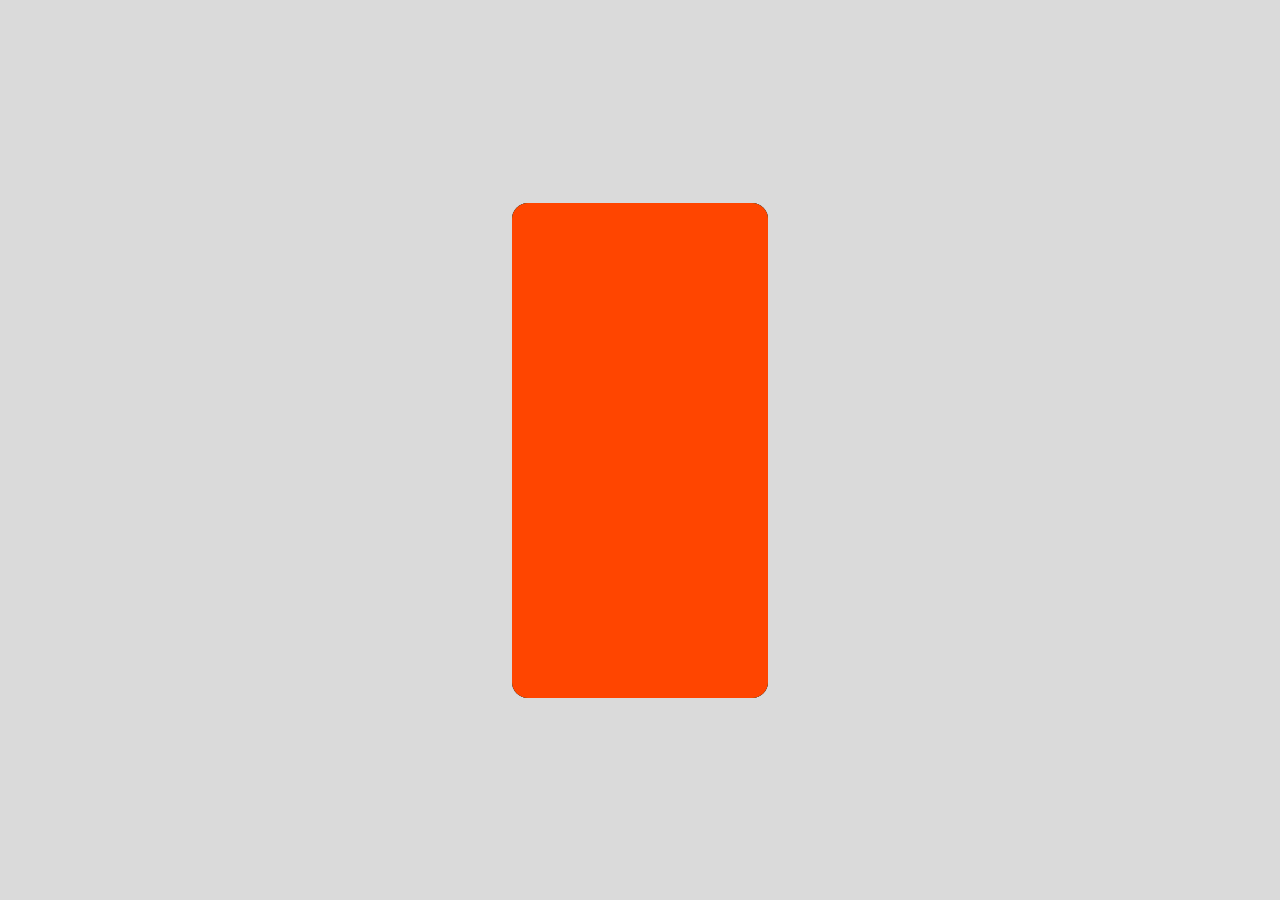
<file: cardHoverEffect/index.html>
<!DOCTYPE html>
<html lang="en">
  <head>
    <meta charset="UTF-8" />
    <meta name="viewport" content="width=device-width, initial-scale=1.0" />
    <title>Card Effect</title>
    <link rel="stylesheet" href="style.css" />
  </head>
  <body>
    <div class="container">
      <div class="card-container">
        <div class="card card-1">
          <div class="small-card small-card-1"></div>
        </div>
        <div class="card card-2">
          <div class="small-card small-card-2"></div>
        </div>
        <div class="card card-3">
          <div class="small-card small-card-3"></div>
        </div>
        <div class="card card-4">
          <div class="small-card small-card-4"></div>
        </div>
      </div>
    </div>
  </body>
</html>
</file>
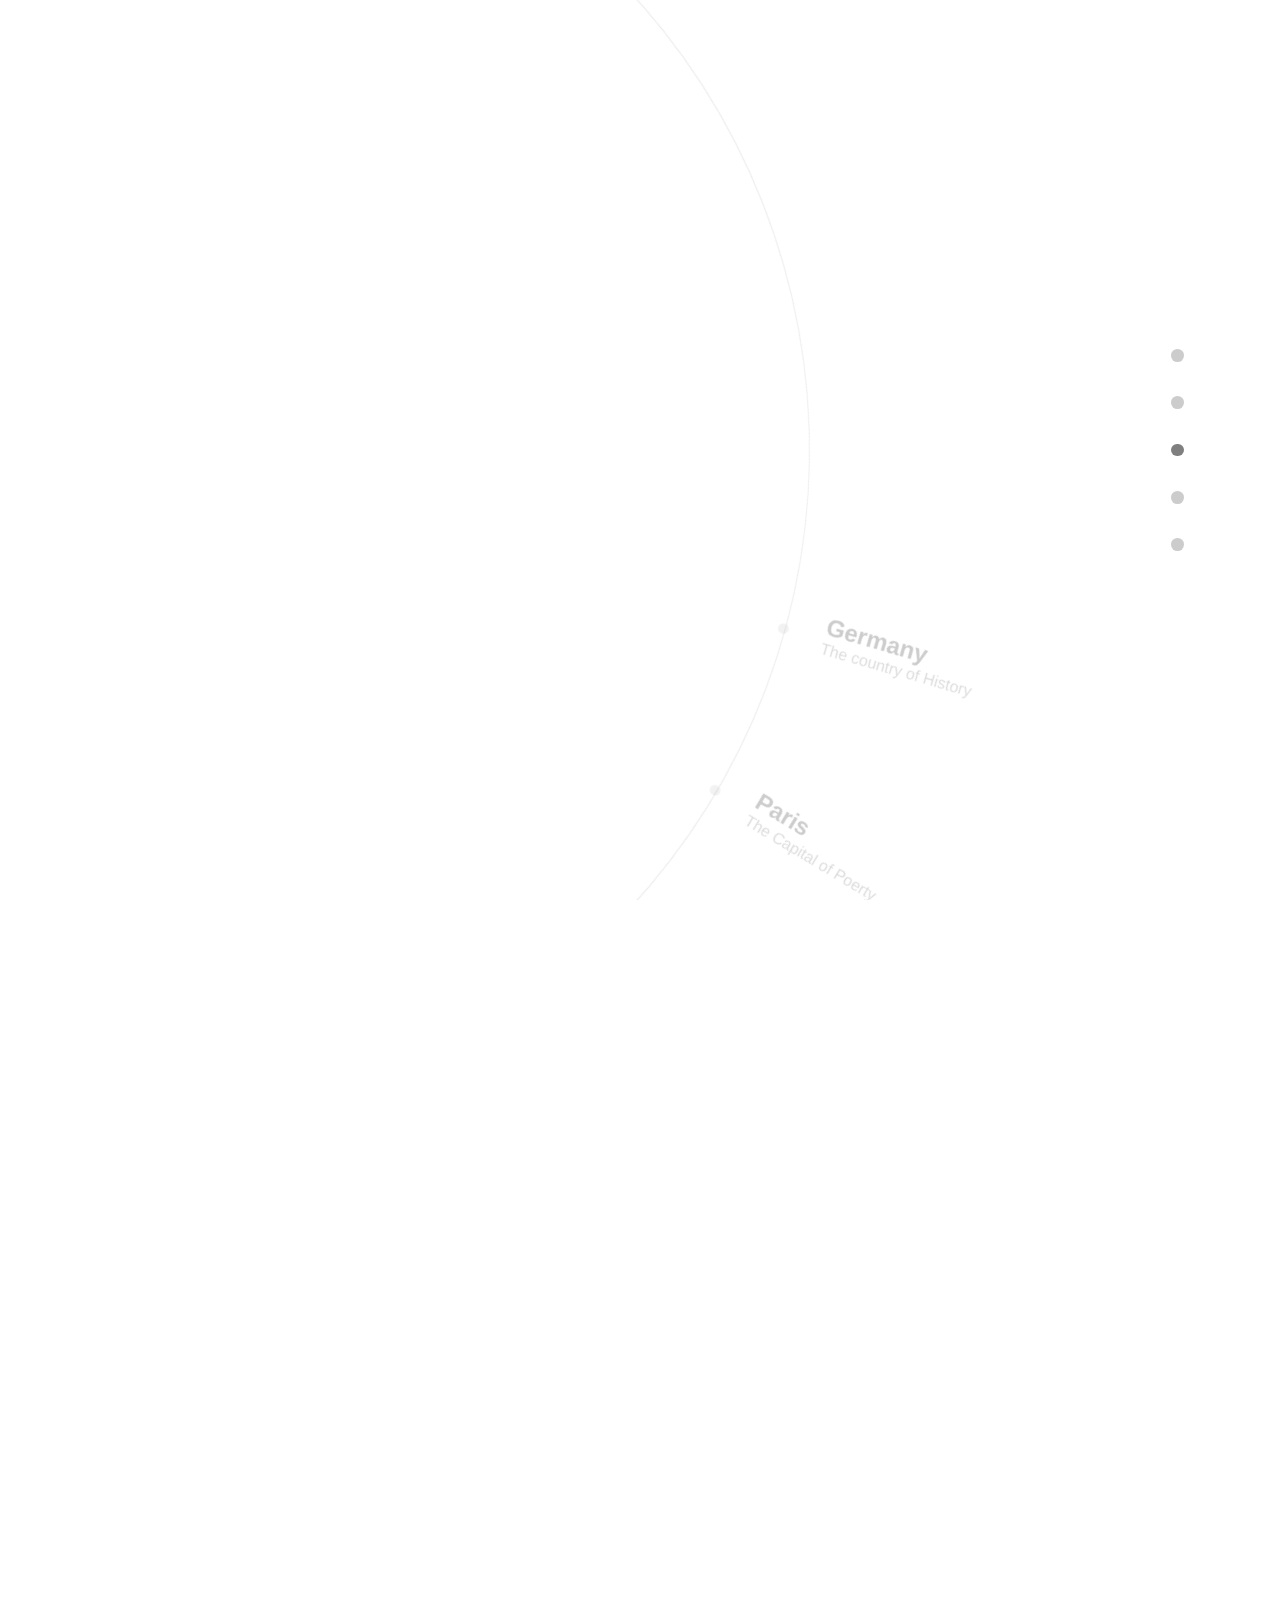
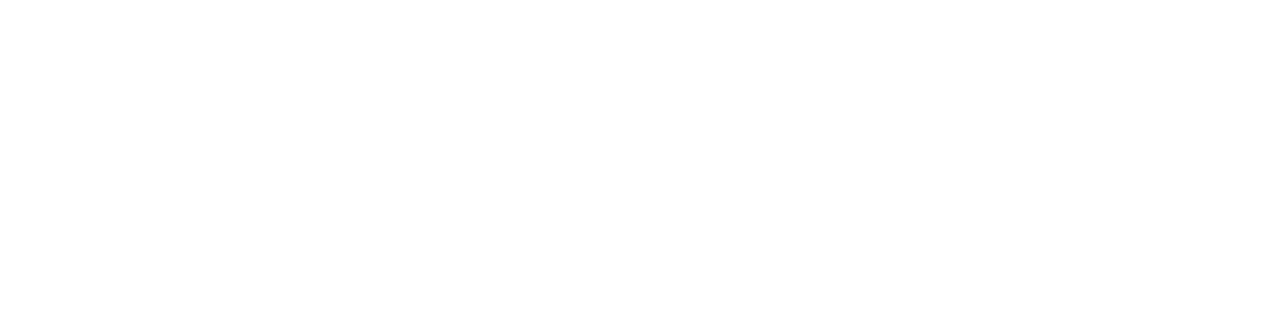
<file: circleNavigationBar/index.html>
<!DOCTYPE html>
<html lang="en">
  <head>
    <meta charset="UTF-8" />
    <meta name="viewport" content="width=device-width, initial-scale=1.0" />
    <title>Circle Navigation Bar</title>
    <link rel="stylesheet" href="style.css" />
  </head>
  <body>
    <div class="panel">
      <div class="scroll-circle"></div>
      <div class="scroll-circle"></div>
      <div class="scroll-circle"></div>
      <div class="scroll-circle"></div>
      <div class="scroll-circle"></div>
    </div>

    <div class="circle">
      <div class="stripe strp-1">
        <div class="stripe-start"></div>
        <div class="stripe-end">
          <h2>Germany</h2>
          <h4>The country of History</h4>
        </div>
      </div>
      <div class="stripe strp-2">
        <div class="stripe-start"></div>
        <div class="stripe-end">
          <h2>Paris</h2>
          <h4>The Capital of Poerty</h4>
        </div>
      </div>
      <div class="stripe strp-3">
        <div class="stripe-start"></div>
        <div class="stripe-end">
          <h2>Italy</h2>
          <h4>The Capital ofLlakes</h4>
        </div>
      </div>
      <div class="stripe strp-4">
        <div class="stripe-start"></div>
        <div class="stripe-end">
          <h2>Istangbul</h2>
          <h4>The Capital of Cats</h4>
        </div>
      </div>
      <div class="stripe strp-5">
        <div class="stripe-start"></div>
        <div class="stripe-end">
          <h2>China</h2>
          <h4>The Capital of Hills</h4>
        </div>
      </div>
    </div>

    <script
      src="https://cdnjs.cloudflare.com/ajax/libs/gsap/3.12.5/gsap.min.js"
      integrity="sha512-7eHRwcbYkK4d9g/6tD/mhkf++eoTHwpNM9woBxtPUBWm67zeAfFC+HrdoE2GanKeocly/VxeLvIqwvCdk7qScg=="
      crossorigin="anonymous"
      referrerpolicy="no-referrer"
    ></script>
    <script src="app.js"></script>
  </body>
</html>
</file>
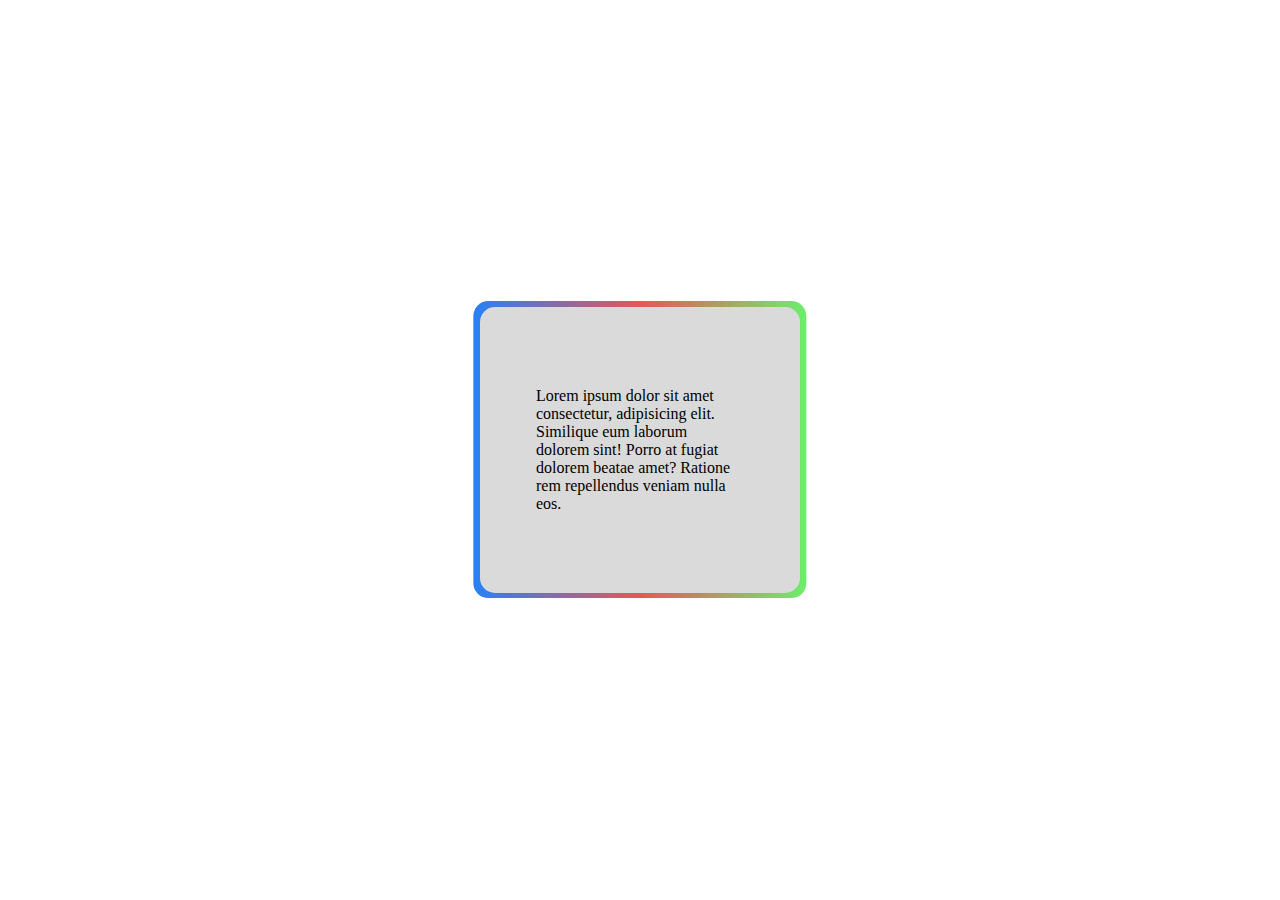
<file: cssGradient/index.html>
<!DOCTYPE html>
<html lang="en">
  <head>
    <meta charset="UTF-8" />
    <meta name="viewport" content="width=device-width, initial-scale=1.0" />
    <title>CSS GRADIENTS</title>
    <link rel="stylesheet" href="style.css" />
  </head>
  <body>
    <p>
      Lorem ipsum dolor sit amet consectetur, adipisicing elit. Similique eum
      laborum dolorem sint! Porro at fugiat dolorem beatae amet? Ratione rem
      repellendus veniam nulla eos.
    </p>
  </body>
</html>
</file>
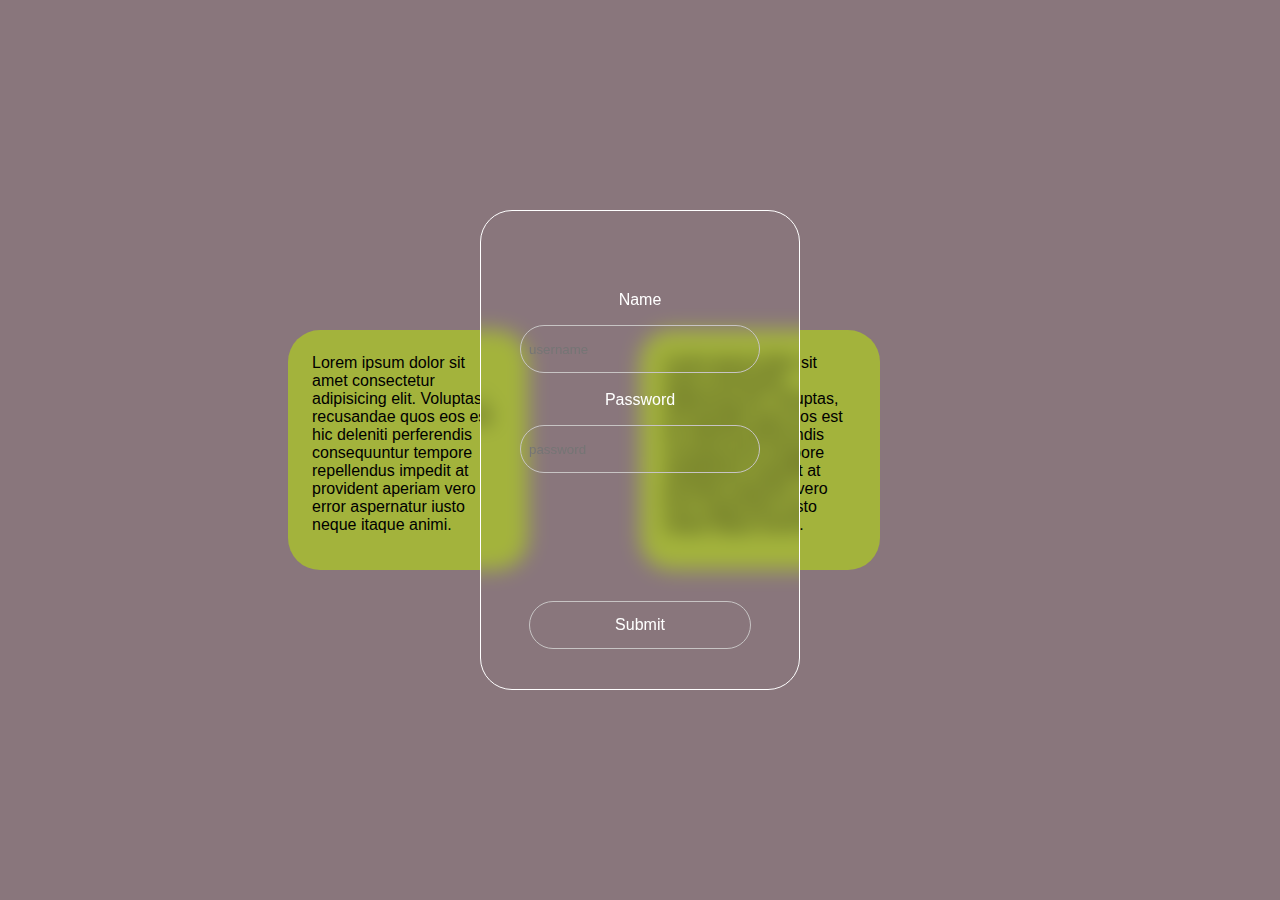
<file: glassBg/index.html>
<!DOCTYPE html>
<html lang="en">
  <head>
    <meta charset="UTF-8" />
    <meta name="viewport" content="width=device-width, initial-scale=1.0" />
    <title>Glass BackGround</title>
    <link rel="stylesheet" href="style.css" />
  </head>
  <body>
    <div class="shape shape-1">
      <p>
        Lorem ipsum dolor sit amet consectetur adipisicing elit. Voluptas,
        recusandae quos eos est hic deleniti perferendis consequuntur tempore
        repellendus impedit at provident aperiam vero error aspernatur iusto
        neque itaque animi.
      </p>
    </div>
    <div class="shape shape-2">
      <p>
        Lorem ipsum dolor sit amet consectetur adipisicing elit. Voluptas,
        recusandae quos eos est hic deleniti perferendis consequuntur tempore
        repellendus impedit at provident aperiam vero error aspernatur iusto
        neque itaque animi.
      </p>
    </div>

    <div class="glass">
      <form action="server://">
        <label for="user-input">Name</label>
        <input type="text" placeholder="username" id="user-input" />
        <br />

        <label for="user-pswd">Password</label>
        <input type="password" placeholder="password" />

        <button type="submit">Submit</button>
      </form>
    </div>
  </body>
</html>
</file>
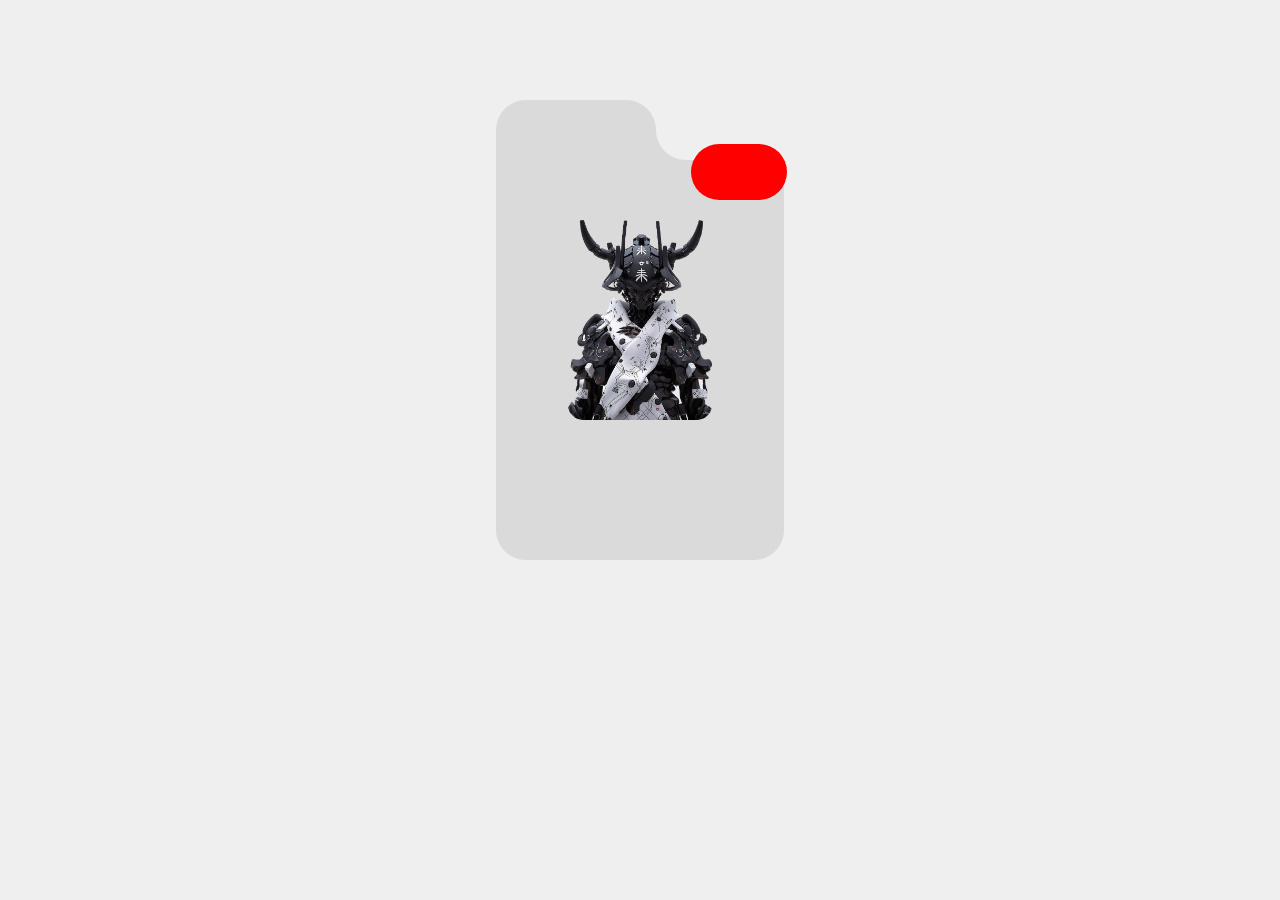
<file: new-boreder/index.html>
<!DOCTYPE html>
<html lang="en">
  <head>
    <meta charset="UTF-8" />
    <meta name="viewport" content="width=device-width, initial-scale=1.0" />
    <title>Card project</title>
    <link rel="stylesheet" href="style.css" />
  </head>
  <body>
    <div class="card">
      <img src="./images/model.png" alt="" />
      <div class="card-info"></div>
    </div>

    <div class="offer-status"></div>
  </body>
</html>
</file>
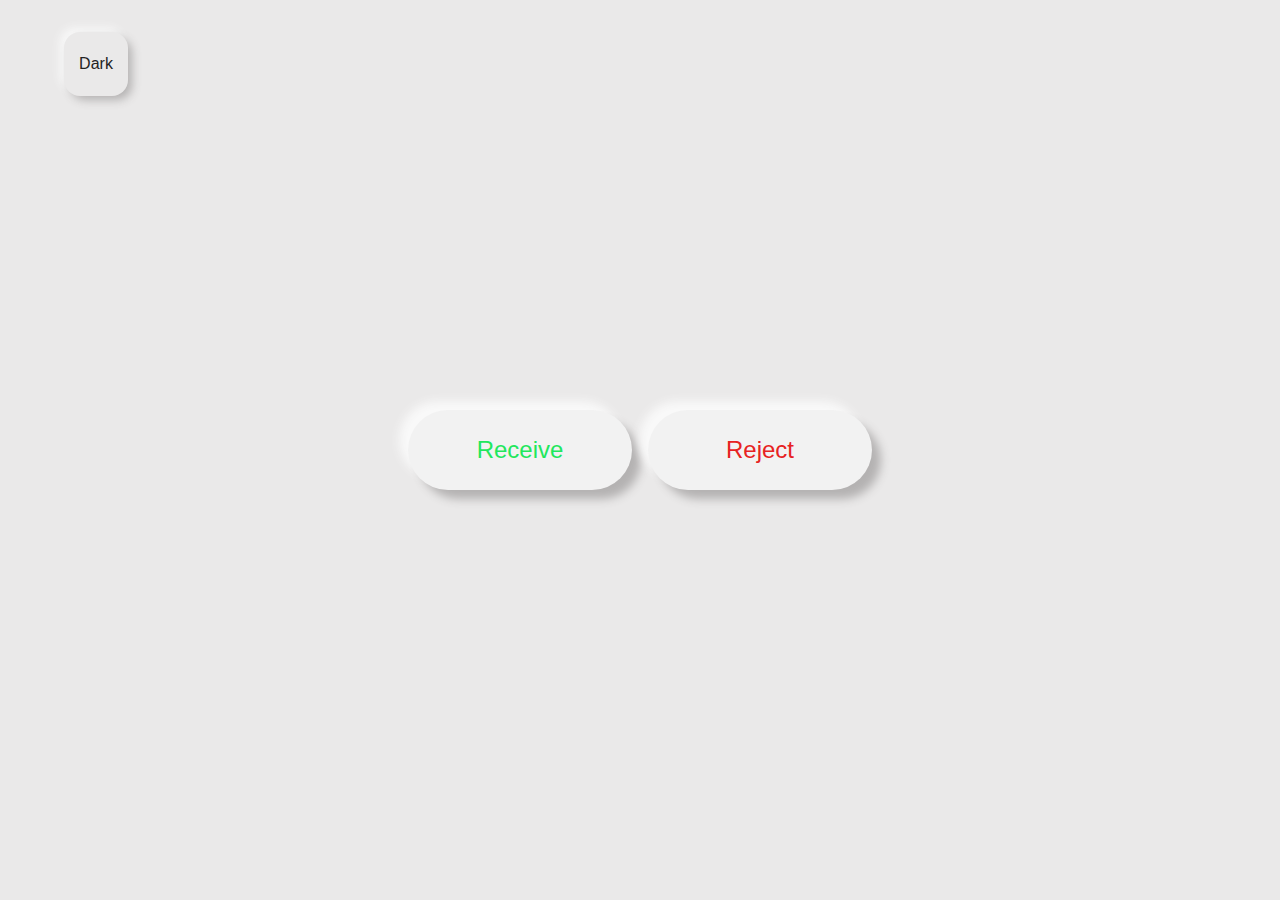
<file: new-morphisum/index.html>
<!DOCTYPE html>
<html lang="en">
  <head>
    <meta charset="UTF-8" />
    <meta name="viewport" content="width=device-width, initial-scale=1.0" />
    <title>CSS Morfizam</title>
    <link rel="stylesheet" href="style.css" />
  </head>
  <body>
    <div class="container">
      <button class="btn-1">Receive</button>
      <button class="btn-2">Reject</button>
    </div>

    <button class="toogle-btn">Dark</button>

    <script>
      let toogleBtn = document.querySelector(".toogle-btn");
      let body = document.querySelector("body");
      toogleBtn.addEventListener("click", function () {
        body.classList.toggle("dark-mode");
        // change toogle button text to light whe we are in lght mode
        if (body.classList.contains("dark-mode")) {
          toogleBtn.innerHTML = "Light";
        } else {
          toogleBtn.innerHTML = "Dark";
        }
      });
    </script>
  </body>
</html>
</file>
<file: cardHoverEffect/style.css>
* {
  padding: 0;
  margin: 0;
  box-sizing: border-box;
}

.container {
  height: 100vh;
  width: 100vw;
  background-color: #dadada;
  display: flex;
  align-items: center;
  justify-content: center;
  overflow: hidden;
}

.card-container {
  height: 55%;
  width: 20%;
  position: relative;
}

.card {
  height: 100%;
  width: 100%;
  background-color: palevioletred;
  position: absolute;
  border-radius: 1rem;
  transition: transform 0.2s ease-in 0.2s;
  transform-origin: 50% 100%;
}

.card-container:hover .card-1 {
  transform: rotate(-20deg);
}

.card-container:hover .card-2 {
  transform: rotate(-10deg);
}

.card-container:hover .card-3 {
  transform: rotate(5deg);
}

.card-container:hover .card-4 {
  transform: rotate(20deg);
}

.card-1 {
  background-color: hotpink;
}

.card-2 {
  background-color: mediumblue;
}

.card-3 {
  background-color: green;
}

.card-4 {
  background-color: orangered;
}

.small-card {
  height: 30%;
  width: 30%;
  background-color: aqua;
  border-radius: 10%;
  position: absolute;
  left: 50%;
  top: 50%;
  transform: translate(-50%, -50%);
  z-index: -1;
  transition: transform 0.5s ease-in 0.2s;
}

.small-card-1 {
  transform: rotate(-20deg);
  top: -40%;
  left: -30%;
}

.small-card-2 {
  transform: rotate(-15deg);
  top: -40%;
  left: 10%;
}

.small-card-3 {
  transform: rotate(5deg);
  top: -40%;
  right: -10%;
}

.small-card-4 {
  transform: rotate(15deg);
  top: -40%;
  left: 100%;
}
</file>
<file: circleNavigationBar/style.css>
* {
  padding: 0;
  margin: 0;
  box-sizing: border-box;
  font-family: Arial, Helvetica, sans-serif;
}

html,
body {
  height: 100%;
  width: 100%;
  overflow: hidden;
  background-color: #fff;
}

.circle {
  /* background-color: #ebe9e9; */
  height: 150vh;
  width: 150vh;
  border-radius: 50%;
  position: relative;
  top: 50%;
  left: -60vh;
  transform: translate(0, -50%);
  display: flex;
  justify-content: center;
  align-items: center;
  border: 1px solid #ebe9e9;
}

.stripe {
  height: 70px;
  width: 100%;
  position: absolute;
  top: 50%;
  left: 50%;
  transform: translate(0%, -50%);
  transform-origin: 0% 50%;
  display: flex;
}

.strp-1 {
  transform: translate(0%, -50%) rotate(-30deg);
  opacity: 1;
}

.strp-2 {
  transform: translate(0%, -50%) rotate(-15deg);
}

.strp-4 {
  transform: translate(0%, -50%) rotate(15deg);
}

.strp-5 {
  transform: translate(0%, -50%) rotate(30deg);
}

.stripe-start {
  height: 100%;
  width: 50%;
}

.stripe-end {
  height: 100%;
  width: 50%;
  padding-left: 40px;
  /* background-color: blueviolet; */
  position: relative;
  opacity: 0.2;
}

.strp-3 .stripe-end {
  opacity: 1;
}

.stripe-end::before {
  content: "";
  height: 0.8vw;
  width: 0.8vw;
  background-color: #7777;
  position: absolute;
  left: -1%;
  top: 40%;
  transform: translate(0, -50%);
  border-radius: 50%;
}

h4 {
  font-size: 1rem;
  font-weight: 500;
  opacity: 0.7;
}

.panel {
  width: 10vw;
  height: 30vh;
  position: absolute;
  right: 3%;
  top: 50%;
  transform: translate(0, -50%);
  display: flex;
  flex-direction: column;
  align-items: center;
  justify-content: space-evenly;
}

.panel .scroll-circle {
  height: 1vw;
  width: 1vw;
  background-color: #000;
  border-radius: 50%;
  opacity: 0.2;
  cursor: pointer;
}
</file>
<file: cssGradient/style.css>
* {
  margin: 0;
  padding: 0;
  box-sizing: border-box;
}

html,
body {
  height: 100%;
  width: 100%;
  display: flex;
  justify-content: center;
  align-items: center;
}

p {
  padding: 5rem 3.5rem;
  width: 25%;
  position: relative;
  background-color: #dadada;
  /* z-index: 2; */
  border-radius: 15px;
}

p::before {
  content: "";
  width: 104%;
  height: 104%;
  background: linear-gradient(to right, #2681f8, #e85656 50%, #6cee6c);
  position: absolute;
  top: 0;
  left: 0;
  transform: translate(-2%, -2%);
  z-index: -5;
  border-radius: 15px;
}

p:hover {
  background: linear-gradient(to right, #2681f8, #e85656, #6cee6c);
  color: #fff;
}
</file>
<file: glassBg/style.css>
* {
  margin: 0;
  padding: 0;
  box-sizing: border-box;
  font-family: Arial, Helvetica, sans-serif;
  color: #fff;
}

html,
body {
  height: 100%;
  width: 100%;
  display: flex;
  justify-content: center;
  align-items: center;
  background-color: rgb(137, 118, 124);
}

.shape {
  height: 15rem;
  width: 15rem;
  background-color: rgb(163, 179, 60);
  margin-right: 7rem;
  border-radius: 2rem;
}

p {
  padding: 1.5rem;
  color: #000000;
}

.glass {
  height: 30rem;
  width: 20rem;
  position: absolute;
  left: 50%;
  top: 50%;
  transform: translate(-50%, -50%);
  padding-top: 5rem;
  text-align: center;
  backdrop-filter: blur(10px);
  border: 1px solid #fff;
  border-radius: 2rem;
}

input {
  outline: none;
  border: none;
  height: 3rem;
  width: 15rem;
  margin-bottom: 1rem;
  border-radius: 2rem;
  background-color: transparent;
  border: 1px solid #c7c4c4;
  margin: auto;
  padding: 0 0.5rem;
  margin-top: 1rem;
  color: #fff;
}

form {
  display: flex;
  flex-direction: column;
  text-align: center;
}

button {
  height: 3rem;
  width: 70%;
  margin: auto;
  margin-top: 8rem;
  border-radius: 5rem;
  border: 1px solid #c7c4c4;
  background-color: transparent;
  font-size: 1rem;
}

button:hover {
  background-color: #fff;
  color: #000000;
}
</file>
<file: new-boreder/style.css>
body {
  padding: 0;
  margin: 0;
  box-sizing: border-box;
  display: flex;
  align-items: center;
  justify-content: center;
  padding-top: 10rem;
  background-color: #efefef;
}

.card {
  height: 25rem;
  width: 18rem;
  background-color: aqua;
  border-top-right-radius: 30px;
  border-bottom-right-radius: 30px;
  border-bottom-left-radius: 30px;
  background-color: #dadada;
  position: relative;
}

img {
  object-fit: cover;
  object-position: center;
  height: 100%;
  width: 100%;
  border-radius: 30px;
  position: absolute;
  left: 50%;
  top: 40%;
  transform: translate(-50%, -50%) scale(0.5);
}

.card-info {
  height: 5rem;
  width: 10rem;
  position: absolute;
  top: -15%;
  left: 0;
  border-top-left-radius: 30px;
  border-top-right-radius: 30px;
  background-color: #dadada;
  /* overflow: hidden; */
}

.card:after {
  content: "";
  height: 5rem;
  width: 10rem;
  background-color: transparent;
  position: absolute;
  top: -20%;
  right: -11%;
  border-bottom-left-radius: 30px;
  box-shadow: -58px 50px 0 #dadada;
  z-index: -1;
}

.offer-status {
  height: 3.5rem;
  width: 6rem;
  background-color: red;
  position: absolute;
  top: 16%;
  left: 54%;
  border-radius: 30px;
  text-align: center;
}

/* @counter-style ( --hotOffer:true) {
  .offer-status::before {

  }
} */
</file>
<file: new-morphisum/style.css>
* {
  padding: 0;
  margin: 0;
  box-sizing: border-box;
}

.container {
  height: 100vh;
  width: 100vw;
  background-color: var(--bg-color);
  display: flex;
  align-items: center;
  justify-content: center;
  gap: 1rem;
}

:root {
  --bg-color: #eae9e9;
  --color: #232323;
  --btn-bg-top-color: #f9f9f9;
  --btn-bg-bottom-color: #b4b2b2;
  --bg: #f2f2f2;
}

.dark-mode {
  --bg-color: #151515;
  --color: #837f7f;
  --btn-bg-top-color: #000000;
  --btn-bg-bottom-color: rgba(29, 29, 29, 0.813);
  --bg: #151515;
}

button {
  height: 5rem;
  width: 14rem;
  background-color: var(--bg);
  border: none;
  font-size: 1.5rem;
  border-radius: 4rem;
  box-shadow: 10px 10px 10px -1px var(--btn-bg-bottom-color),
    -10px -10px 10px -1px var(--btn-bg-top-color);
}

.container button:active {
  box-shadow: inset 10px 10px 10px -1px var(--btn-bg-bottom-color),
    inset -10px -10px 10px -1px var(--btn-bg-top-color);
}

.btn-1 {
  color: rgb(34, 231, 93);
}

.btn-2 {
  color: rgb(231, 34, 34);
}

.toogle-btn {
  height: 5vw;
  width: 5vw;
  background-color: var(--bg-color);
  color: var(--color);
  position: absolute;
  top: 2rem;
  left: 4rem;
  border-radius: 1rem;
  box-shadow: 5px 5px 10px -1px var(--btn-bg-bottom-color),
    -5px -5px 10px -1px var(--btn-bg-top-color);
  font-size: 1rem;
}

.toogle-btn:active {
  box-shadow: inset -8px -8px 10px -1px var(--btn-bg-top-color),
    inset 5px 5px 10px -1px var(--btn-bg-bottom-color);
}

/* .toogle-btn:hover {
  box-shadow: none;
} */
</file>
